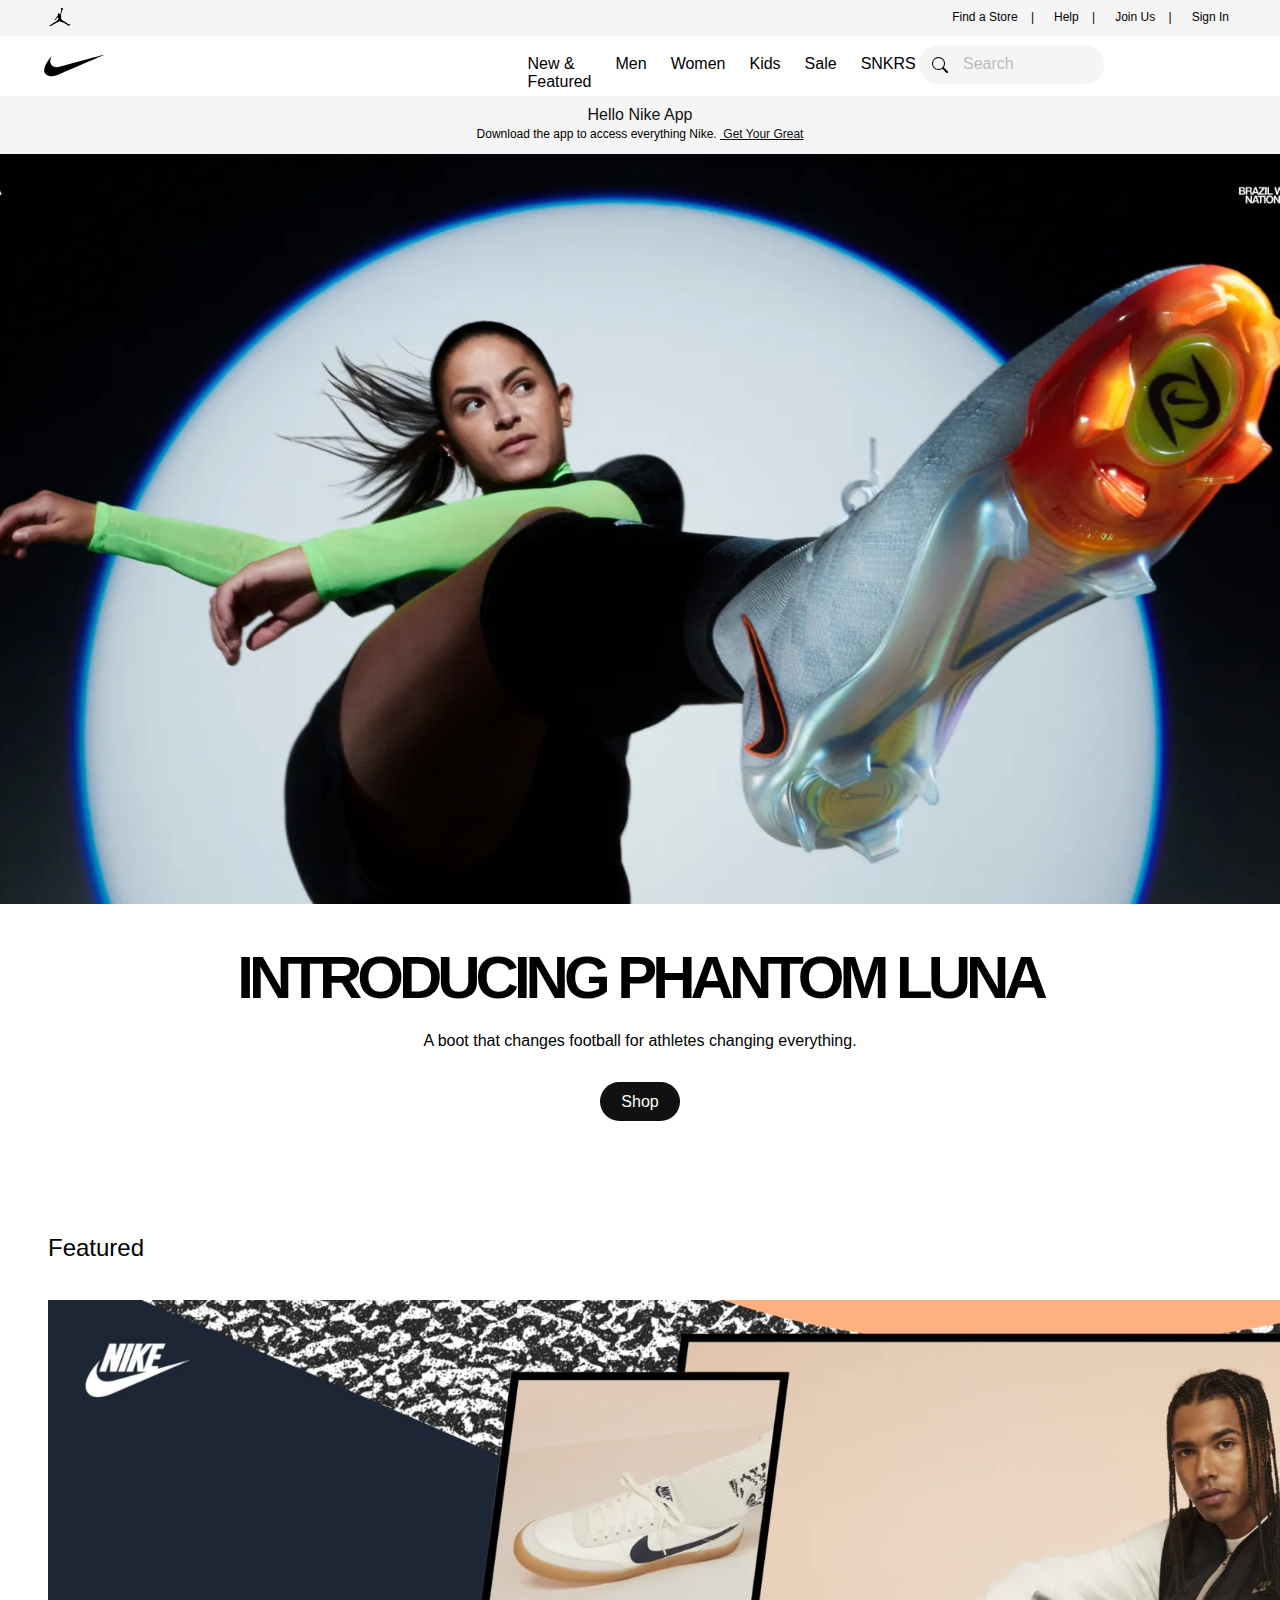
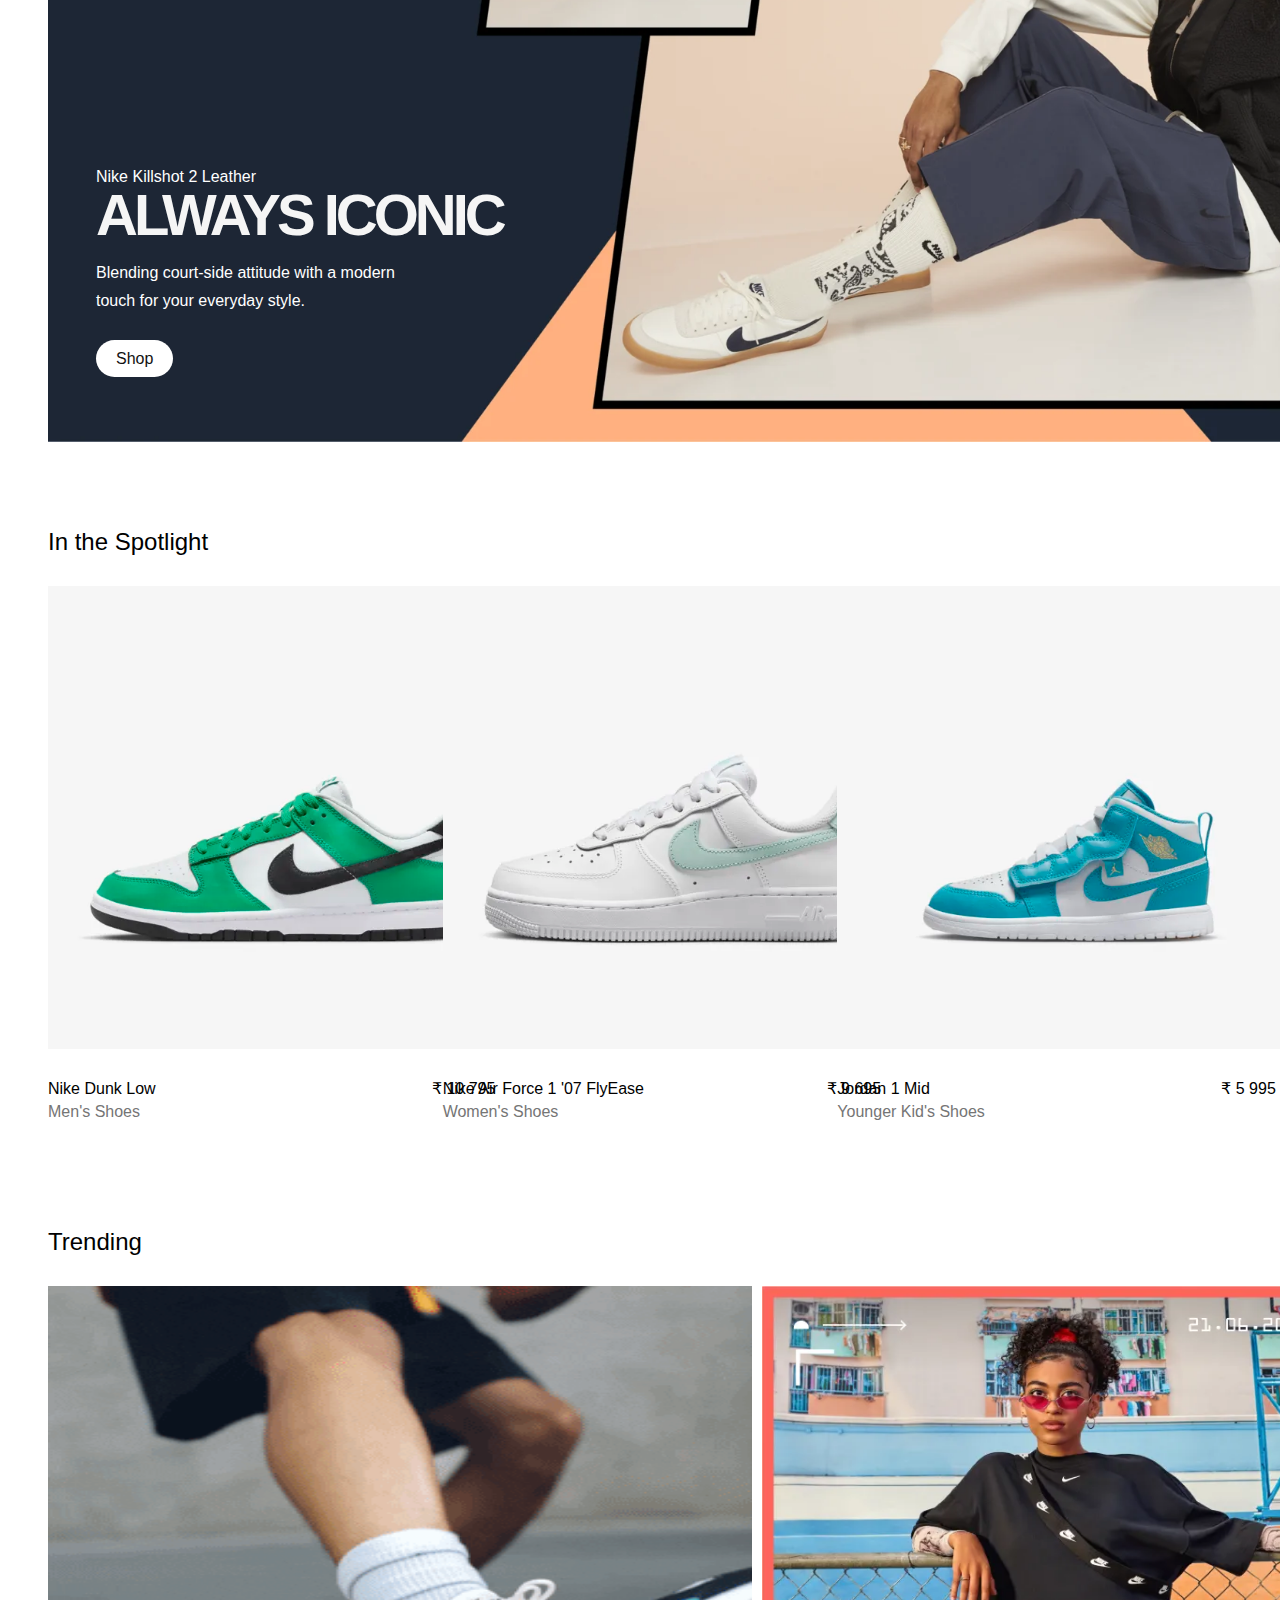
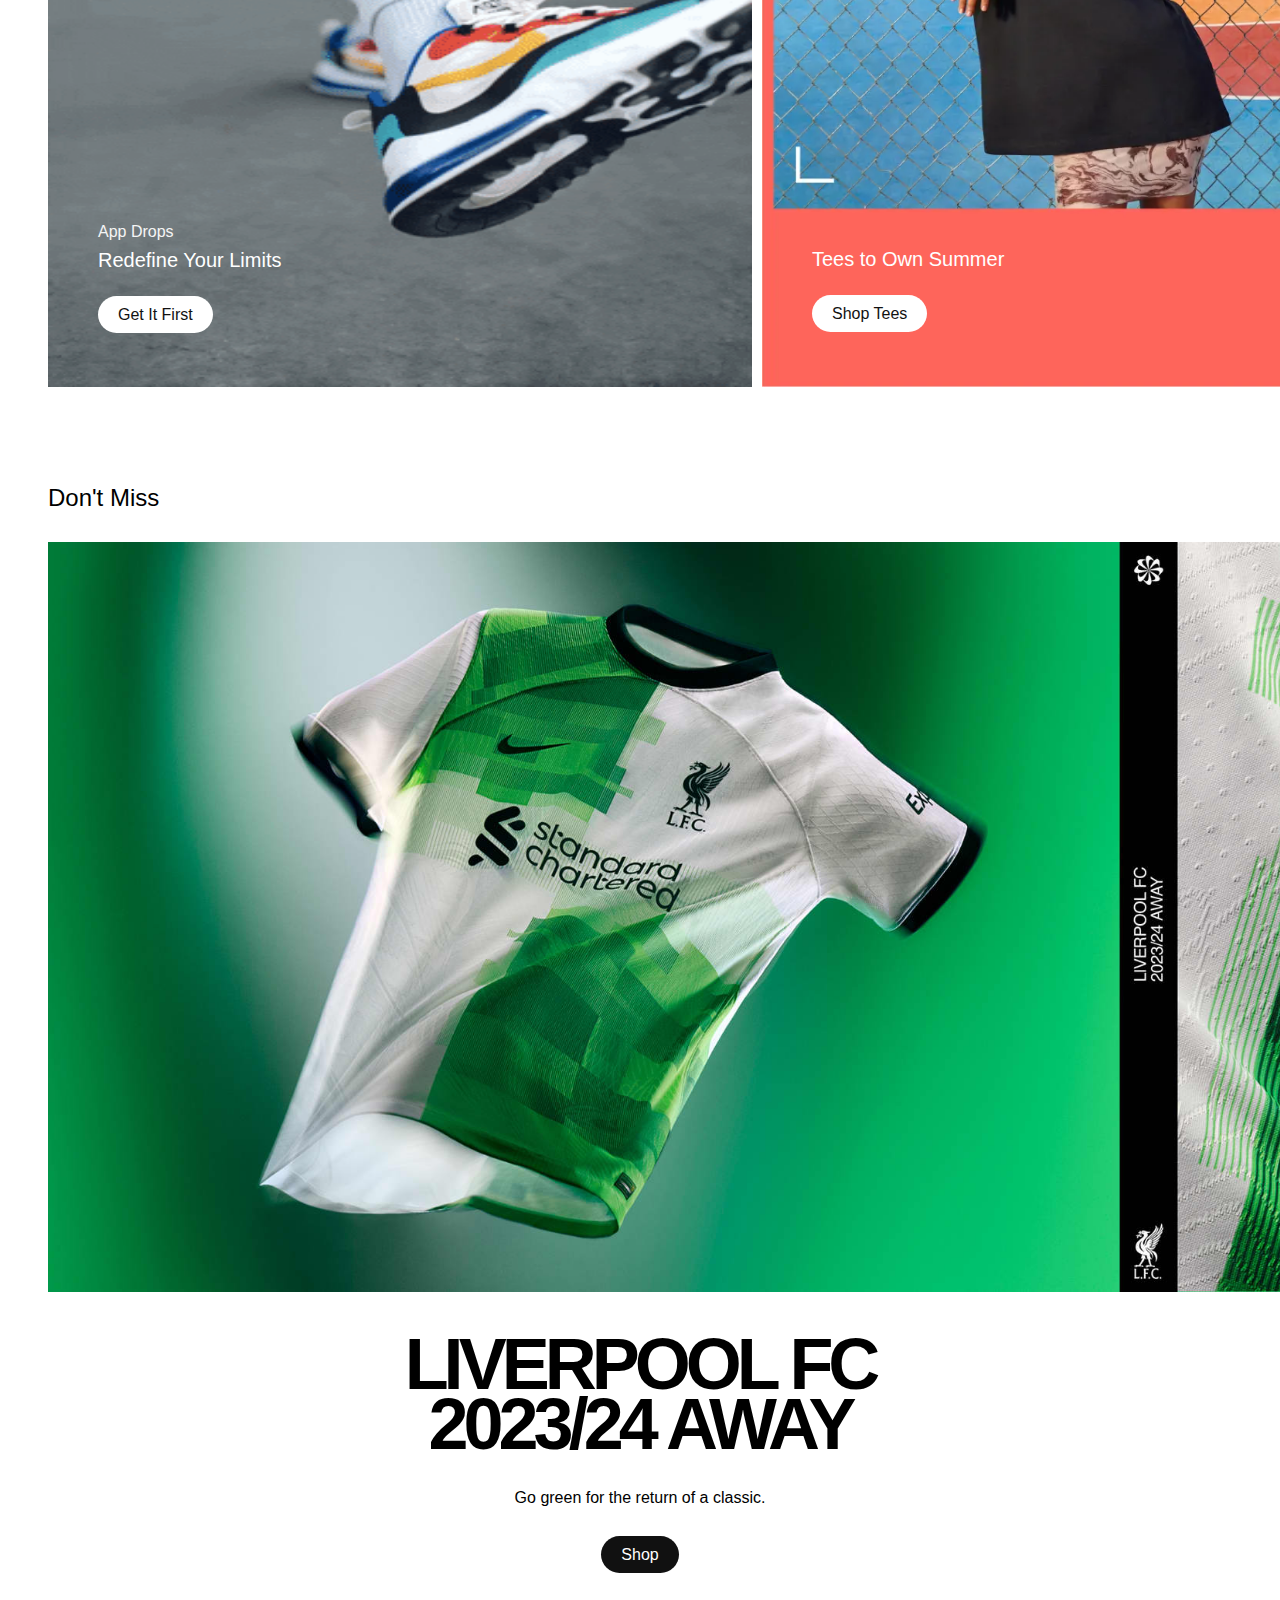
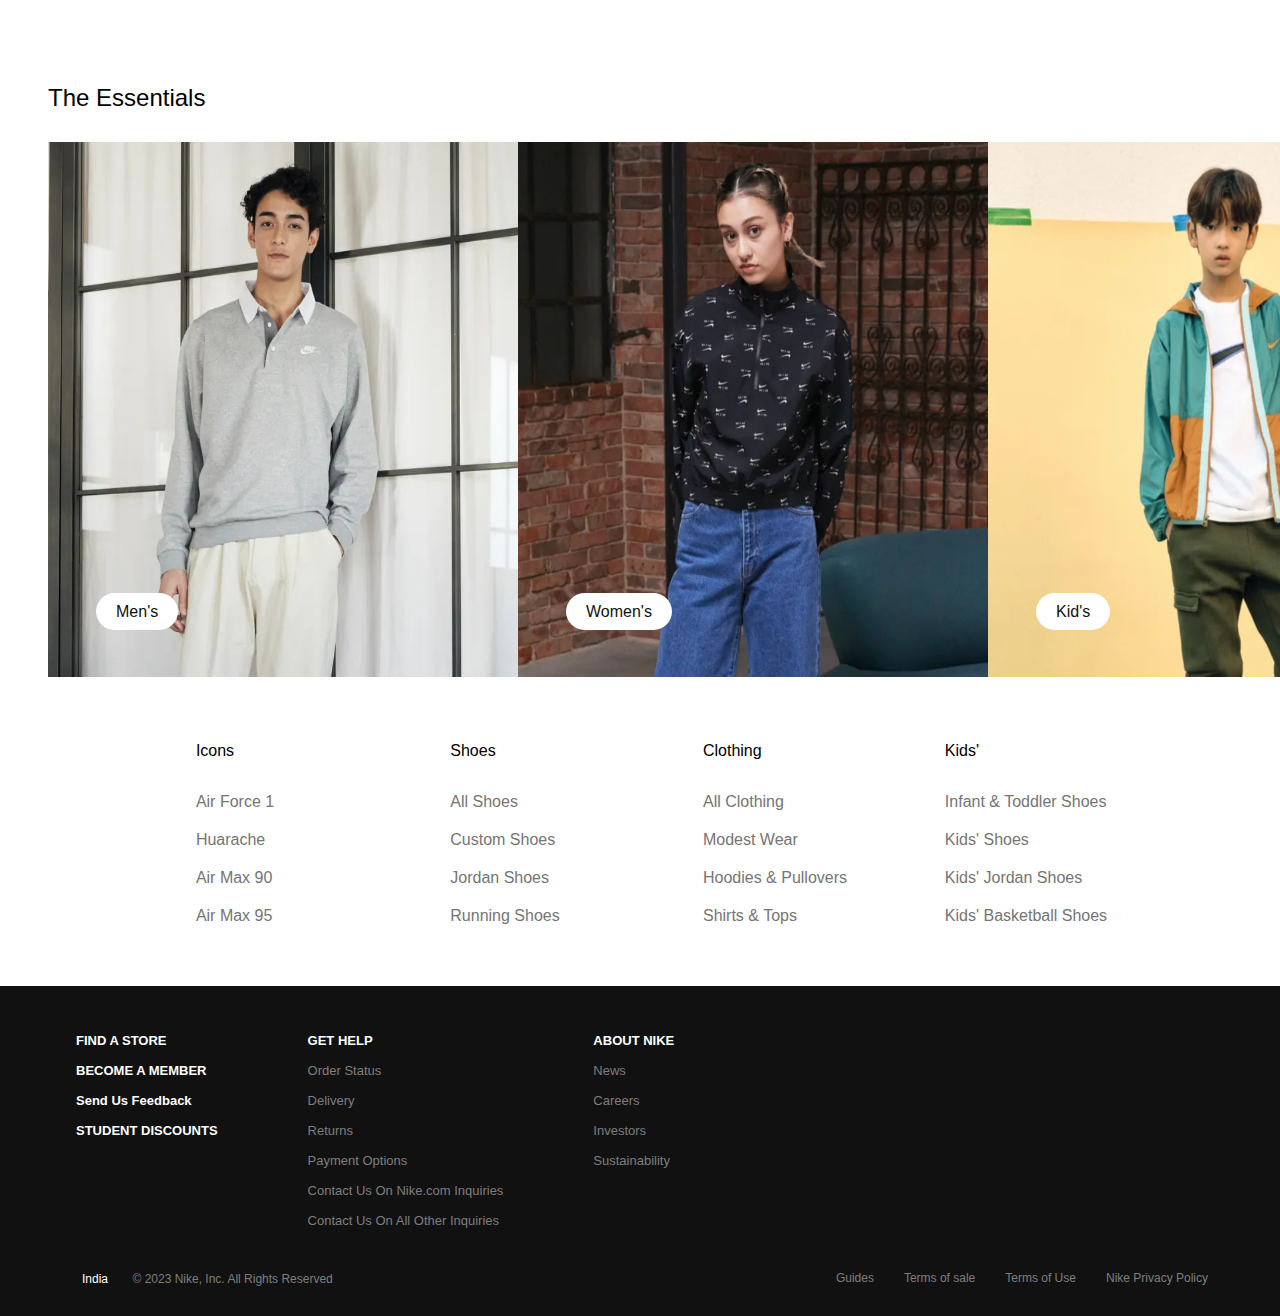
<file: index.html>
<!DOCTYPE html>
<html lang="en">
<head>
    <meta charset="UTF-8">
    <meta name="viewport" content="width=device-width, initial-scale=1.0">
    <link rel="shortcut icon" href="./Nikeswoosh-fotor-202306252084.png" type="image/x-icon">
    <link rel="preconnect" href="https://fonts.googleapis.com">
    <link rel="preconnect" href="https://fonts.gstatic.com" crossorigin>
    <link href="https://fonts.googleapis.com/css2?family=Poppins:ital,wght@0,100;0,200;0,300;0,400;0,500;0,600;0,700;0,800;0,900;1,100;1,200;1,300;1,400;1,500;1,600;1,700;1,800;1,900&display=swap" rel="stylesheet">
    <link rel="stylesheet" href="https://cdnjs.cloudflare.com/ajax/libs/font-awesome/6.4.0/css/all.min.css" integrity="sha512-iecdLmaskl7CVkqkXNQ/ZH/XLlvWZOJyj7Yy7tcenmpD1ypASozpmT/E0iPtmFIB46ZmdtAc9eNBvH0H/ZpiBw==" crossorigin="anonymous" referrerpolicy="no-referrer" />
    <link rel="stylesheet" href="Nike.css">
    <title>Nike. Just Do It. Nike IN</title>
</head>
<body>

    <header >
        <div class="header-top">
            <a href="#"><img  src="./Air jordan logo.png" alt=""></a>
            <div class="header-section">
                <a href="#">Find a Store<span>&nbsp;&nbsp;&nbsp; |</span></a>
                <div class="dropdown-container">
                    <a class="morehelp" href="#">Help<span>&nbsp;&nbsp;&nbsp; |</span></a>
                    <ul class="dropdown">
                        <span>Help</span>
                    <li><a  href="#">Order Status</a></li>
                    <li><a  href="#">Dispatch and Delivery</a></li>
                    <li><a   href="#">Returns</a></li>
                    <li><a  href="#">Contact Us</a></li>
                    <li><a  href="#">Privacy Policy</a></li>
                    <li><a  href="#">Terms of Sale</a></li>
                    <li><a  href="#">Terms of Use</a></li>
                    <li><a  href="#">Send Us Feedback</a></li>
                    </ul>
                </div>
                <a href="#">Join Us<span>&nbsp;&nbsp;&nbsp; |</span></a>
                <a href="#">Sign In<span></span></a>
            </div>      
        </div>

        <div class="header-bottom">
            <div id="nikeswoosh">
            <a href=""><img src="./nike-4-logo-svg-vector.svg" alt=""></a>
            </div>
            <nav>
                <ul class="nav-list">
                    <li><a href="#">New & Featured</a></li>
                    <li><a href="#">Men</a></li>
                    <li><a href="#">Women</a></li>
                    <li><a href="#">Kids</a></li>
                    <li><a href="#">Sale</a></li>
                    <li><a href="#">SNKRS</a></li>
                </ul>
            </nav>
            <div class="head-icons">
             <img class="heart" src="./icons8-heart-32.png" alt="">
             <img class="cart-items" src="./icons8-shopping-bag-24.png" alt="">
             
                <!-- <i class="fa fa-heart"></i> -->
                <!-- <i class="far fa-user"></i> -->
            </div>

        </div>
        <div class="searchbox">
            <label for=""></label>
            <input type="search"  id="search" placeholder="Search">
        </div>
        <div class="header-slide">
            <span>Hello Nike App</span>
            <p>Download the app to access everything Nike.&nbsp<span><a href="#"> Get Your Great</a></span></p>
        </div>
        
    </header>
    <main>
        <div class="banner">
            <div class="women-team">
               <a href="https://www.nike.com/in/w/phantom-1msyx"><img src="./Brazilwnt.webp" alt=""></a>
               
               <div class="phantom-luna" >
                    <h1>INTRODUCING PHANTOM LUNA</h1>
                    <p>A boot that changes football for athletes changing everything.</p><br>
                        <div class="shop-bt">
                            <a href="https://www.nike.com/in/w/phantom-1msyx">Shop</a>
                        </div>
                </div>

            </div>
        </div>
    </main>

<section>
    <div class="featured-container">
        <div class="featured-text">
            <h2>Featured</h2>
        </div>
        <div class="featured-img">
            <img src="./Featurediconic.webp" alt="nike killshot">
            <div class="f-caption">
                <p id="killshot">Nike Killshot 2 Leather</p>
                <h3>ALWAYS ICONIC</h3>
                <p id="court-side">Blending court-side attitude with a modern <br>
                    touch for your everyday style.</p>
                <a href="https://www.nike.com/in/w/lifestyle-shoes-13jrmzy7ok">Shop</a>
            </div>
        </div>
    </div>
</section>

    <section-1>
        <div class="spotlight">
            <h2>In the Spotlight</h2>
            <ul class="shoe-list">
                <!-- Shoe Name, Price and Image will be added -->
                <li class="shoes">
                    <a href="https://www.nike.com/in/t/dunk-low-shoes-sggKLb/FN3612-300"><img src="./Nikegreendunks.webp" alt=""></a>
                    <div class="shoe-details">
                        <h4>Nike Dunk Low</h4>
                        <p>Men's Shoes</p>
                    </div>
                    <span class="shoe-price">₹ 10 795</span>
                </li>

                <li class="shoes">
                   <a href="https://www.nike.com/in/t/air-force-1-07-flyease-shoes-lpjTWM/DX5883-101"> <img src="./Nike air force1.webp" alt=""></a>
                    <div class="shoe-details">
                        <h4>Nike Air Force 1 '07 FlyEase</h4>
                        <p>Women's Shoes</p>
                    </div>
                    <span class="shoe-price">₹ 9 695</span>
                </li>

                <li class="shoes">
                    <a href="https://www.nike.com/in/t/jordan-1-mid-younger-shoes-FKKgKz/AR6351-400"><img src="./jordan1midblue.webp" alt=""></a>
                    <div class="shoe-details">
                        <h4>Jordan 1 Mid</h4>
                        <p>Younger Kid's Shoes</p>
                    </div>
                    <span class="shoe-price">₹ 5 995</span>
                </li>

            </ul>
        </div>

    </section-1>

    <section-2>
        <div  class="trending">
            <h2>Trending</h2>
            <div class="trend-cards">
                <div class="trending-1">
                    <img src="./giphy.gif" alt="">
                    <div class="trend-caption">
                        <p>App Drops</p>
                        <h3>Redefine Your Limits</h3>
                        <a href="https://nike.sng.link/Astn5/3hi1/64uz">Get It First</a>
                    </div>

                </div>
                <div class="trending-2">
                    <img src="./trend-tees.webp" alt="">
                    <div class="trend-caption">
                        <h3 id="tos">Tees to Own Summer</h3>
                        <a href="https://www.nike.com/in/w?q=tees%20women&vst=tees%20women">Shop Tees</a>
                    </div>
                </div>
            </div>
        </div>
    </section-2>

    <section-3>
        <div class="banner-2">
            <h2>Don't Miss</h2>
            <div class="ljersey">
                <img src="./Lfc.jpg" alt="">
                <div class="lfc-caption">
                    <h3>LIVERPOOL FC <br> 2023/24 AWAY</h3>
                    <p>Go green for the return of a classic.</p>
                    <div class="shp-lfc">
                        <a href="https://www.nike.com/in/w/liverpool-fc-98py8">Shop</a>
                    </div>
                </div>
            </div>
        </div>
    </section-3>

    <section-4>
        
        <div class="ess-container">
            <h2>The Essentials</h2>
            <div class="essential-cards">

                <div class="men-ph">
                    <img src="./Men model.webp" alt="">
                    <div class="shop-link">
                        <a href="https://www.nike.com/in/w/mens-nik1">Men's</a>
                    </div>
                </div>

                <div class="women-ph">
                    <img src="./women model.webp" alt="">
                    <div class="shop-link">
                        <a href="https://www.nike.com/in/w/womens-5e1x6">Women's</a>
                    </div>
                </div>

                <div class="kid-ph">
                    <img src="./Kid model.webp" alt="">
                    <div class="shop-link">
                        <a href="https://www.nike.com/in/w/kids-v4dh">Kid's</a>
                    </div>
                </div>

            </div>
        </div>

    </section-4>

    <section-5>
        <div class="merch-menu">
            <div class="menu-icons">
                <h4>Icons</h4>
                <div class="icon-sec">
                    <ul class="list-items">
                        <a href="https://www.nike.com/in/w/air-force-1-shoes-5sj3yzy7ok"><li>Air Force 1</li></a>
                        <a href="https://www.nike.com/in/w/huarache-shoes-adlt2zy7ok"><li>Huarache</li></a>
                        <a href="https://www.nike.com/in/w/air-max-90-shoes-auqmozy7ok"><li>Air Max 90</li></a>
                        <a href="https://www.nike.com/in/w/air-max-95-shoes-b0mibzy7ok"><li>Air Max 95</li></a>
                    </ul>
                </div>
            </div>

            <div class="menu-icons">
                <h4>Shoes</h4>
                <div class="icon-sec">
                    <ul class="list-items">
                        <a href="https://www.nike.com/in/w/shoes-y7ok"><li>All Shoes</li></a>
                        <a href="https://www.nike.com/in/w/nike-by-you-shoes-6ealhzy7ok"><li>Custom Shoes</li></a>
                        <a href="https://www.nike.com/in/w/jordan-shoes-37eefzy7ok"><li>Jordan Shoes</li></a>
                        <a href="https://www.nike.com/in/w/running-shoes-37v7jzy7ok"><li>Running Shoes</li></a>
                    </ul>
                </div>
            </div>

            <div class="menu-icons">
                <h4>Clothing</h4>
                <div class="icon-sec">
                    <ul class="list-items">
                        <a href="https://www.nike.com/in/w/clothing-6ymx6"><li>All Clothing</li></a>
                        <a href="https://www.nike.com/in/w/modest-wear-22fj5"><li>Modest Wear</li></a>
                        <a href="https://www.nike.com/in/w/hoodies-sweatshirts-6rive"><li>Hoodies & Pullovers</li></a>
                        <a href="https://www.nike.com/in/w/tops-t-shirts-9om13"><li>Shirts & Tops</li></a>
                    </ul>
                </div>
            </div>

            <div class="menu-icons">
                <h4>Kids'</h4>
                <div class="icon-sec">
                    <ul class="list-items" id="kid4">
                        <a href="https://www.nike.com/in/w/baby-toddlers-kids-shoes-2j488zv4dhzy7ok"><li>Infant & Toddler Shoes</li></a>
                        <a href="https://www.nike.com/in/w/kids-shoes-v4dhzy7ok"><li>Kids' Shoes</li></a>
                        <a href="https://www.nike.com/in/w/kids-jordan-shoes-37eefzv4dhzy7ok"><li>Kids' Jordan Shoes</li></a>
                        <a href="https://www.nike.com/in/w/kids-basketball-shoes-3glsmzv4dhzy7ok"><li>Kids' Basketball Shoes</li></a>
                    </ul>
                </div>
            </div>




        </div>


    </section-5>

    <footer>
        <div class="main-footer">
            <div class="f-container">
                <div class="f-1">
                    <ul class="sec-1">
                        <a href="https://www.nike.com/in/retail"><li>FIND A STORE</li></a>
                        <a href="https://www.nike.com/in/register"><li>BECOME A MEMBER</li></a>
                        <a href="#"><li>Send Us Feedback</li></a>
                        <a href="https://www.nike.com/in/help/a/student-discount-gs"><li>STUDENT DISCOUNTS</li></a>
                    </ul>
                </div>

                <div class="f-1">
                    <ul class="sec-2">
                       <a href="https://www.nike.com/in/help"><span><li>GET HELP</li></span></a>
                        <a href="https://www.nike.com/orders/details/"><li>Order Status</li></a>
                        <a href="https://www.nike.com/in/help/a/shipping-delivery-gs"><li>Delivery</li></a>
                        <a href="https://www.nike.com/in/help/a/returns-policy-gs"><li>Returns</li></a>
                        <a href="https://www.nike.com/in/help/a/payment-options-gs"><li>Payment Options</li></a>
                        <a href="https://www.nike.com/in/help/#contact"><li>Contact Us On Nike.com Inquiries</li></a>
                        <a href="https://www.nike.com/in/help/a/india-consumer-care-policy"><li>Contact Us On All Other Inquiries</li></a>
                    </ul>
                </div>

                <div class="f-1">
                    <ul class="sec-2">
                        <a href="http://about.nike.com/"><span><li>ABOUT NIKE</li></span></a>
                        <a href="http://news.nike.com/"><li>News</li></a>
                        <a href="https://jobs.nike.com/"><li>Careers</li></a>
                        <a href="http://investors.nike.com/"><li>Investors</li></a>
                        <a href="https://www.nike.com/in/sustainability"><li>Sustainability</li></a>                        
                    </ul>
                </div>


            </div>   

            <div class="f-icon">
               <a href="https://twitter.com/Nike"><i class="fa-brands fa-square-twitter fa-2xl" style="color: #7e7e7e; "></i></a>
                <a href="https://www.facebook.com/nike"><i class="fa-brands fa-facebook fa-2xl" style="color: #7e7e7e;"></i></a>
                <a href="https://www.youtube.com/user/nike"><i class="fa-brands fa-square-youtube fa-2xl" style="color: #7e7e7e;"></i></a>
                <a href="https://instagram.com/nike"><i class="fa-brands fa-square-instagram fa-2xl" style="color: #7e7e7e;"></i></a>
            </div>

            <div class="terms-con">
                <ul class="terms-list">
                    <a href="https://www.nike.com/in/air"><li>Guides</li></a>
                    <a href="https://www.eshopworld.com/shoppers/help/retailer/nike/terms-and-conditions-of-sale-en/"><li>Terms of sale</li></a>
                    <a href="https://agreementservice.svs.nike.com/in/en_gb/rest/agreement?agreementType=termsOfUse&uxId=com.nike&country=IN&language=en&requestType=redirect"><li>Terms of Use</li></a>
                    <a href="https://agreementservice.svs.nike.com/sg/en_gb/rest/agreement?agreementType=privacyPolicy&uxId=com.nike.unite&country=SG&language=en&requestType=redirect"><li>Nike Privacy Policy</li></a>
                </ul>
            </div>

            <div class="locate">
                <a href="https://www.nike.com/language_tunnel"><i class="fa-sharp fa-solid fa-location-dot fa-sm" style="color: #ffffff;"></i><span>&nbsp;&nbsp India</span></a>
                <span id="credit"> © 2023 Nike, Inc. All Rights Reserved</span>
            </div>


        </div>

     </footer>

 </body>
</html>
</file>
<file: Nike.css>
*,*::before, *::after{
    margin: 0;
    padding: 0;
    box-sizing: border-box;
}

body{
    width:100%;
    /* font-family: 'Poppins', sans-serif;; */
    font-family: Arial, Helvetica, sans-serif;
}

.header-top{
    height: 36px;
    background-color:#F5F5F5 ;
    position: relative;
    z-index: 1;


} 

.header-top img{
    width: 24px;
    height: 24px;
    position: relative;
    top: 5px;
    left: 3rem;
}
.header-top img:hover{
    color: #757575;
}

.header-section{
    text-decoration: none;
    list-style: none;
    display: flex;
    justify-content: flex-end;
    align-items: center;
    gap: 20px;
    position: relative;
    bottom:18px;
    right: 1rem;
    padding-right: 35px;

}

.header-section a{
    text-decoration: none;
    color: black;
    font-size: 12px;
    display: flex;
}


.dropdown-container:hover .dropdown {
    display: block;
    opacity: 1;
    transform: translateY(0);
}
.dropdown{
    display: none;
    position: absolute;
    top:1.68rem;
    right: 10rem;
    background-color: #f9f9f9;
    /* background-color: red; */
    min-width: 160px;
    width: 240px;
    height: 320px;
    font-size: 14px;
    padding: 2rem 2.5rem;
    box-shadow: 0px 8px 16px 0px rgba(0, 0, 0, 0.2);
    border-radius: 10px;
    border-top-left-radius: 0%;
    border-top-right-radius: 0%;
    z-index: 1;
    transform: translateY(-10px);
     transition: opacity 0.3s ease, transform 0.3s ease;
    /* transition:all 0.3s ease-in-out;
      transition-delay: 0.5s; */
}

.dropdown li {
    display: block;
    padding: 5px;
    transition:all 0.3s ease-in-out;
    position: relative;
    top: 6px;

}
.dropdown li  a{
    color: black;
    text-decoration: none;
    font-size: 14px;
    color: #757575;
    position: relative;
    right: 13px;
}

/* .dropdown :hover{
    color: black;
} */

.dropdown span{
    font-size: 17px;
    position: relative;
    top: -10px;
    right: 10px;
}

.header-bottom{
    height: 60px;
    background-color: #FFFFFF;
    padding: 4px 0px 0px;
    padding-block: 1rem;
    display: flex;
    flex-direction: row;
}
.header-bottom img{
    /* width: 78.47px;
    height: 60px; */
    width: 75.47px;
    height: 78.47px;
    position: relative;
    left: 2.2rem;
    top: -1.6rem;
    /* border: red solid 2px; */
}
/* #nikeswoosh{
    width: 78.47px;
    height: 78.47px;
} */
.nav-list{
    list-style: none;
    /* column-gap: 10px; */
    margin: 0px 440px;
    display: flex;
    flex-direction: row;
}
.nav-list a{
    text-decoration: none;
    font-size: 16px;
    padding: 12px 12px 18px;
    position: relative;
    bottom: 9px;
    color: black;
    display: flex;
    flex-direction: row;
    justify-content: center;
    /* flex-wrap: wrap; */

}

.searchbox{
    display: flex;
    justify-content: flex-end;
    position: relative;
    bottom: 50.55px;
    right: 11rem;
}

/* background-color: #F5F5F5; */
input[type="search"] {
    color: #555;
    display: flex;
    padding: 12px 4px;
    border: 1px transparent;
    border-radius: 25px;
    background:  #F5F5F5 url("data:image/svg+xml,%3Csvg xmlns='http://www.w3.org/2000/svg' width='16' height='16' class='bi bi-search' viewBox='0 0 16 16'%3E%3Cpath d='M11.742 10.344a6.5 6.5 0 1 0-1.397 1.398h-.001c.03.04.062.078.098.115l3.85 3.85a1 1 0 0 0 1.415-1.414l-3.85-3.85a1.007 1.007 0 0 0-.115-.1zM12 6.5a5.5 5.5 0 1 1-11 0 5.5 5.5 0 0 1 11 0z'%3E%3C/path%3E%3C/svg%3E") no-repeat 13px center;
}

input[type="search"]::placeholder {
  color: #bbb;
  font-size: 16px;
  width: 84px;
  height: 24px;
  padding-left: 40px;
}


  .head-icons{
    position: relative;
    left: -50px;
  }
.head-icons .heart{
    height: 24px;
    width: 24px;
    margin-left: 5px;
    position: relative;
    top: 1px;
}
.head-icons .cart-items{
    height: 24px;
    width: 24px;
    position: relative;
    left: 70px;
    top: 1.2px;
}
.header-slide{
    background-color: #F5F5F5; 
    height: 58px;
    padding: 10px 0px 0px;
    text-align: center;
    position: relative;
    bottom: 39px;
}
.header-slide span{
    color: #111111;
    font-size: 16px;
    font-weight: 500;
}
.header-slide p{
    font-size: 12px;
}
.header-slide a{
    font-size: 12px;
    color: #111111;
}

/* css for main page */
.banner{
    display: flex;
    justify-content: center;
    align-content: center;
    position: relative;
    bottom: 39px;
}

.women-team img{
    padding-inline: 1px;
    width: 1430px;
    height: 750px;
    display: block;
    margin: 0 auto;
}
.phantom-luna{
    text-align: center;
    display: flex;
    flex-direction: column;
    align-content:center;
    justify-content: center;
    /* width: 888px;
    height: 175.6px; */
    margin: 0 auto;
    margin-top: 20px;
}
.phantom-luna h1{
    color:black;
    font-size: 60px;
    letter-spacing: -5px;
    font-weight: 900;
    line-height: 28px;
    display: block;
    /* font-size: em; */
    margin-block-start: 0.67em;
    margin-block-end: 0.67em;
    margin-inline-start: 0px;
    margin-inline-end: 0px;
    /* font-weight: bolder; */
    /* word-break: keep-all; */
}
/* .phantom-luna p{
    
} */
.shop-bt{
    margin-top: 25px;
}
.shop-bt a{
    text-decoration: none;
    background-color: #111111;
    color: white;
    padding: 10px 20px;
    border-radius: 30px;
    border: 1.5px solid transparent;
}
.shop-bt a:hover{
    background-color: #757575;
}
.featured-container{
    line-height: 28px;
    width: 1184px;
    height: 810px;
    margin-inline: 48px;
    margin-top: 84px;
}
.featured-text{
    width: 1184px;
    height: 36px;
    line-height: 28px;
    vertical-align: baseline;
}
.featured-text  h2{
    height: 28px;
    font-size: 24px;
    font-weight: 100;
    margin: 0px 0px 8px;
}
.featured-img img{
    width: 1423px;
    height: 742px;
    margin-top: 30px;
}    
.f-caption{
    position: relative;
    bottom: 18rem;
    margin-inline-start: 3rem;
}

.f-caption h3{
    font-size: 58px;
    letter-spacing: -4px;
    color: #F5F5F5;
    font-weight: 900;
}
#court-side{
    margin-top: 30px;
    margin-bottom: 30px;
}
#killshot{
    margin-bottom: 10px;
}

.f-caption p{
    color: white;
    font-size: 16px;
    font-weight: 500; 
    /* margin-block-end: 4px; */
}
.f-caption a{
    text-decoration: none;
    color: #111;
    font-size: 16px;
    background-color: #fff;
    padding: 10px 20px;
    border-radius: 30px;
}
.f-caption a:hover{
    background-color: #B2B2B2;
}
.spotlight{
    margin-top: 84px;
    margin-inline: 48px;
    height: 600px;
}
.spotlight h2{
    height: 28px;
    font-size: 24px;
    font-weight: 100;
    margin: 0px 0px 8px;
    margin-bottom: 30px;
}
.shoes{
    width: 388px;
    height: 457px;
    list-style: none;
}
.shoes img{
    width: 463px;
    height: 463px;
    line-height: 28px;
    margin-bottom: 27px;
}
.shoe-list{
    display: grid;
    grid-template-columns: 1fr 1fr 1fr;
    /* padding: 0px 0px 30px 48px; */
}
.shoe-details h4{
    font-size: 16px;
    font-weight: 500;
    margin-bottom: 5px;
}
.shoe-details p{
    color: #757575;
    font-weight: 400;
}
.shoe-price{
    font-weight: 400;
    position: relative;
    left: 24rem;
    bottom: 42px;
}
.trending{
    margin-top: 100px;
    margin-inline: 48px;
    /* width: 1184px;
    height: 740px; */
}
.trending h2{
    height: 28px;
    font-size: 24px;
    font-weight: 100;
    margin: 0px 0px 8px;
    margin-bottom: 30px;
}
.trend-cards{
    display: grid;
    grid-template-columns: 1fr 1fr;
    gap: 10px;
}
.trend-cards img{
    width: 704px;
    height: 701px;
}
.trend-caption{
    position: relative;
    bottom: 10rem;
    padding-inline-start: 50px;
}
.trend-caption p{
    color: #F5F5F5;
    font-size: 16px;
    font-weight: 500;
    line-height: 1.5px;
    margin-block-end: 1em;
}
.trend-caption h3{
    color: rgb(255, 255,255);
    font-size: 20px;
    font-weight: 500;
    margin-bottom: 34px;
}
.trend-caption a{
    text-decoration: none;
    color: #111111;
    background-color: #FFFFFF;
    padding: 10px 20px;
    border-radius: 30px;
}
.trend-caption a:hover{
    background-color: #B2B2B2;
}
#tos{
    position: relative;
    margin-top: 17px;
}
.banner-2{
    margin-inline: 48px;
    height: 1100px;
    margin-bottom: 100px;
}
.banner-2 h2{
    font-weight: 500;
    line-height: 28px;
    margin-bottom:30px;
}
.ljersey img{
    width: 1430px;
    height: 750px;
}
.lfc-caption{
    text-align: center;
    margin-top: 38px;
}
.lfc-caption h3{
    color:black;
    font-size: 72px;
    letter-spacing: -5px;
    font-weight: 900;
    line-height: 60px;
    display: block;
    /* font-size: em; */
    /* margin-block-start: 0.67em;
    margin-block-end: 0.67em;
    margin-inline-start: 0px;
    margin-inline-end: 0px */
}
.lfc-caption p{
    font-weight: 400;
    margin-block-start: 35px;
}
.shp-lfc{
    margin-top: 39px;
}
.shp-lfc a{ 
    text-decoration: none;
    background-color: #111;
    color: #FFFFFF;
    padding: 10px 20px;
    margin-top: 200px;
    border-radius: 30px;
}
.shp-lfc a:hover{
    background-color: #757575;
}
.ess-container{
    margin-inline-start: 48px;
    margin-inline-end: 30px;
}
.ess-container h2{
    font-weight: 500;
    line-height: 28px;
    margin-bottom:30px;
}
.essential-cards{
    display: grid;
    grid-template-columns: 1fr 1fr 1fr;
}
.essential-cards img{
    width: 470px;
    height: 535px;
}
.shop-link a{
    text-decoration: none;
    background-color: #FFFFFF;
    color: #111111;
    padding: 10px 20px;
    border-radius: 30px;
    position: relative;
    bottom: 78px;
    left: 48px;
}
.shop-link a:hover{
    background-color: #B2B2B2;
}
.merch-menu {
    margin-top: 20px;
    display: grid;
    grid-template-columns: repeat(4, 1fr);
    justify-content: center;
    align-items: center;
    column-gap: -10px;
    /* width: 1500px; */
    height: 192px;
    /* height: 100vh; */
    text-align: center;
    padding-inline: 100px;
}
.menu-icons {
    margin: auto;
    text-align: left;
}
.menu-icons h4{
    font-weight: 500;
    margin-top: 20px;
    margin-block-end: 30px;
    line-height: 24px;
}
.list-items {
    list-style-type: none;
    padding: 0;
    
}
.list-items li{
    margin-bottom: 20px;
    color: #757575;
    font-weight: 500;
    /* line-height: 24px; */
}
.list-items a{
    text-decoration: none;
}

#kid4{
    padding-inline-end: 38px;
}
.main-footer{
    height: 330px;
    margin-top: 75px;
    background-color: #111111;
}
.f-container{
    width: 909px;
    height: 213px;
    padding-top: 40px;
    padding-left: 76px;
    display: flex;
    column-gap: 90px;

}
.f-1 a{
    text-decoration: none;
}
.f-1 ul{
    list-style: none;
    /* margin-bottom: 50px; */
}
.sec-1 a{
    color: #fff;
    font-size: 13px;
    font-weight: 600;
    letter-spacing: 0px;
    line-height: 30px;
}
.sec-2 a{
    color: #7e7e7e;
    font-size: 13px;
    font-weight: 400;
    line-height: 30px;
}
.sec-2 li:hover{
    color: #fff;
}
.sec-2 span{
    color: #fff !important;
    font-weight: 600;
}
.f-icon{
    font-size: 14px;
    display: flex;
    justify-content: flex-end;
    column-gap: 20px;
    position: relative;
    right: 5rem;
    bottom: 172px;
}
.terms-list{
    color: #7e7e7e ;
    font-size: 12px;
    font-weight: 400;
    list-style: none;
    display: flex;
    justify-content: flex-end;
    column-gap: 30px;
    position: relative;
    top: 4.5rem;
    right: 4.5rem;
}
.terms-list a{
    text-decoration: none;
    color: #7e7e7e
}
.terms-list a:hover{
    color: #FFFFFF;
}
.locate{
    width: 592px;
    position: relative;
    left: 4.5rem;
    top: 3.5rem;
}
.locate a{
    text-decoration: none;
    color: #fff;
    font-size: 12px;
}
#credit{
    color: #7e7e7e;
    font-size: 12px;
    margin-inline-start: 20px;
}
</file>
